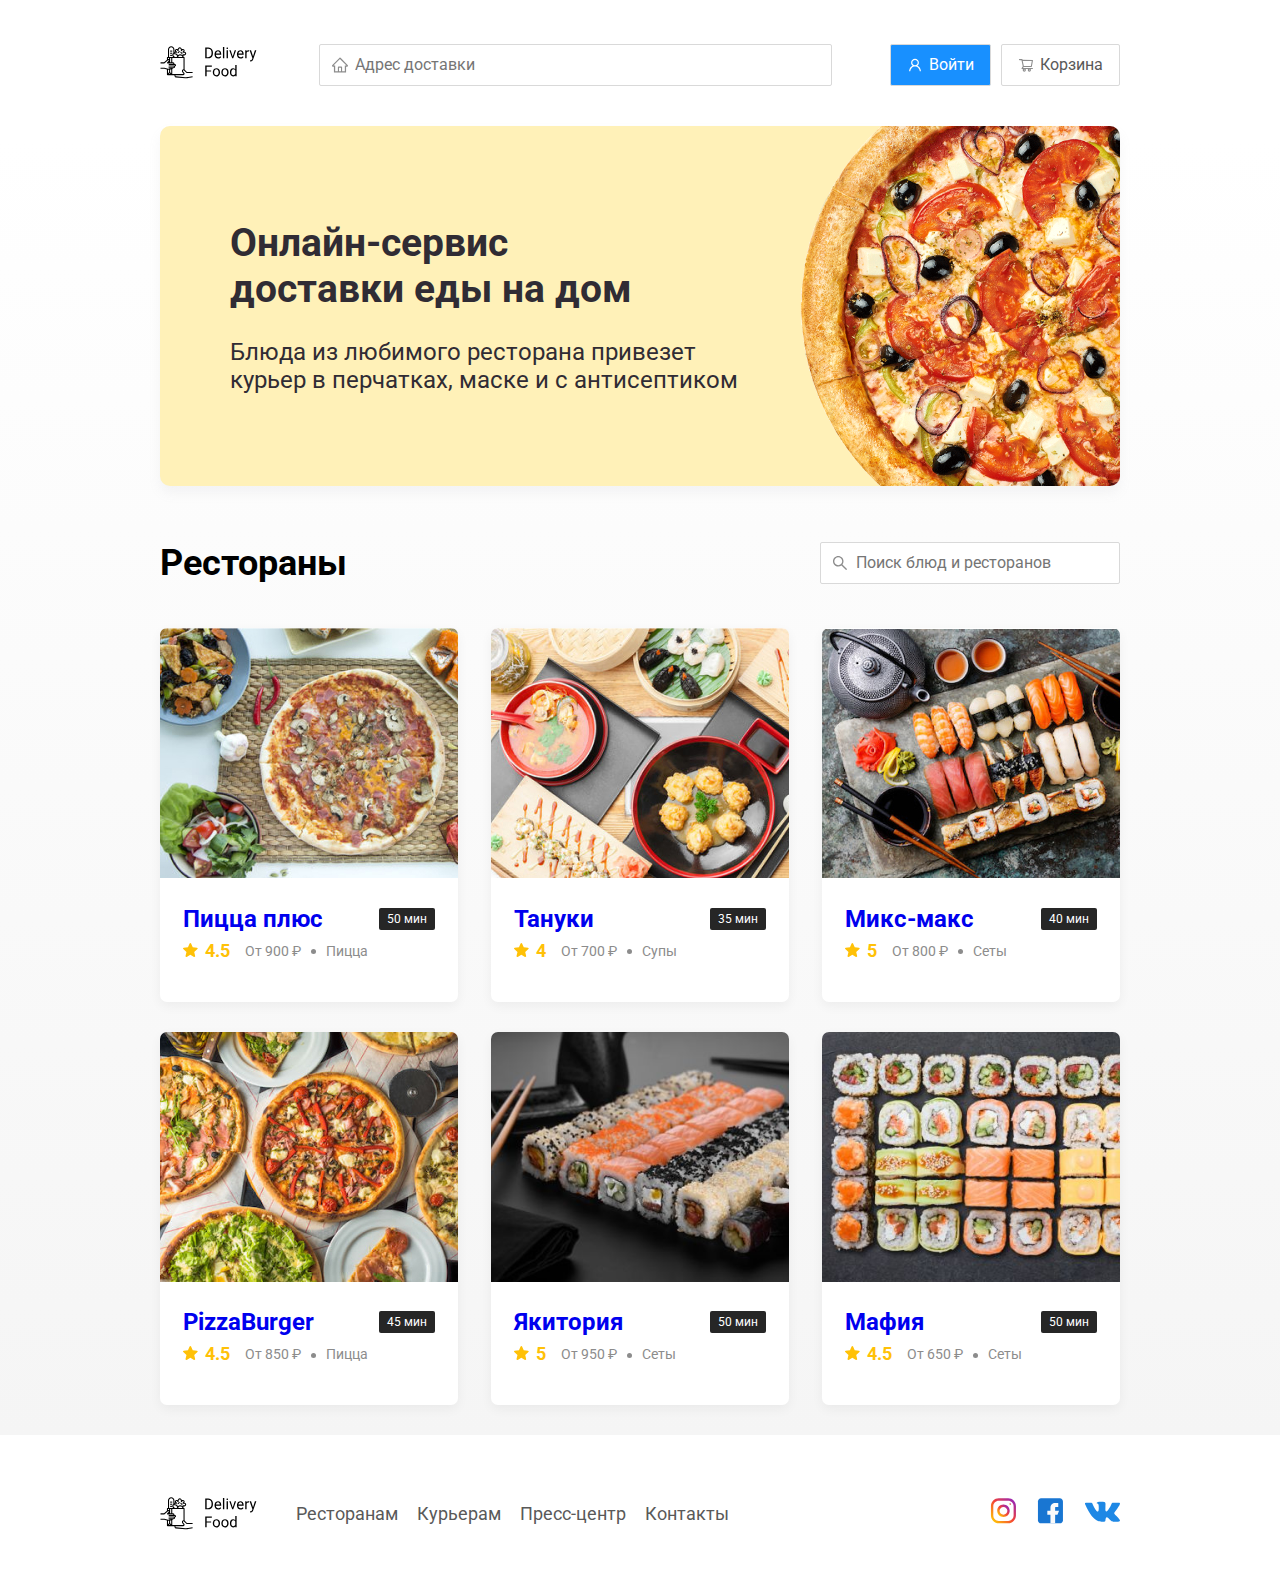
<file: index.html>
<!DOCTYPE html>
<html lang="ru">
  <head>
    <meta charset="UTF-8" />
    <meta name="viewport" content="width=device-width, initial-scale=1.0" />
    <title>Delivery Food - доставка еды</title>
    <link
      href="https://fonts.googleapis.com/css?family=Roboto:400,700&display=swap&subset=cyrillic"
      rel="stylesheet"
    />
    <link rel="stylesheet" href="css/normalize.css" />
    <link rel="stylesheet" href="css/style.css" />
  </head>
  <body>
    <div class="container">
      <!-- Шапка сайта -->
      <header class="header">
        <!-- Логотип -->
        <a href="index.html" class="logo"
          ><img src="img/logo.svg" alt="logo"
        /></a>

        <!-- Поле поиска/адреса -->
        <input
          type="text"
          class="input input-address"
          placeholder="Адрес доставки"
        />
        <div class="buttons">
          <button class="button button-primary">
            <img src="img/user.svg" alt="user" class="button-icon" />
            <span class="button-text">Войти</span>
          </button>
          <button class="button">
            <img
              src="img/shopping-cart.svg"
              alt="shopping cart"
              class="button-icon"
            />
            <span class="button-text">Корзина</span>
          </button>
        </div>
      </header>
    </div>
    <!-- /.container -->
    <main class="main">
      <div class="container">
        <section class="promo">
          <h1 class="promo-title">
            Онлайн-сервис <br />
            доставки еды на дом
          </h1>
          <p class="promo-text">
            Блюда из любимого ресторана привезет курьер в перчатках, маске и с
            антисептиком
          </p>
        </section>
        <section class="restourant">
          <div class="section-heading">
            <h2 class="section-title">Рестораны</h2>
            <input
              type="text"
              class="input input-search"
              placeholder="Поиск блюд и ресторанов"
            />
          </div>
          <div class="cards">
            <a href="restaurant.html" class="card">
              <img src="img/image.jpg" alt="image" class="card-image" />
              <div class="card-text">
                <div class="card-heading">
                  <h3 class="card-title">Пицца плюс</h3>
                  <span class="card-tag tag">50 мин</span>
                </div>
                <!-- /.card-heading -->
                <div class="card-info">
                  <div class="rating">
                    <img
                      src="img/rating.svg"
                      alt="rating"
                      class="rating-star"
                    />4.5
                  </div>
                  <div class="price">От 900 ₽</div>
                  <div class="category">Пицца</div>
                </div>
                <!-- /.card-info -->
              </div>
              <!-- /.card-text -->
            </a>
            <!-- /.card -->
            <a href="restaurant.html" class="card">
              <img src="img/image2.jpg" alt="image" class="card-image" />
              <div class="card-text">
                <div class="card-heading">
                  <h3 class="card-title">Тануки</h3>
                  <span class="card-tag tag">35 мин</span>
                </div>
                <!-- /.card-heading -->
                <div class="card-info">
                  <div class="rating">
                    <img
                      src="img/rating.svg"
                      alt="rating"
                      class="rating-star"
                    />4
                  </div>
                  <div class="price">От 700 ₽</div>
                  <div class="category">Супы</div>
                </div>
                <!-- /.card-info -->
              </div>
              <!-- /.card-text -->
            </a>
            <!-- /.card -->
            <a href="restaurant.html" class="card">
              <img src="img/image3.jpg" alt="image" class="card-image" />
              <div class="card-text">
                <div class="card-heading">
                  <h3 class="card-title">Микс-макс</h3>
                  <span class="card-tag tag">40 мин</span>
                </div>
                <!-- /.card-heading -->
                <div class="card-info">
                  <div class="rating">
                    <img
                      src="img/rating.svg"
                      alt="rating"
                      class="rating-star"
                    />5
                  </div>
                  <div class="price">От 800 ₽</div>
                  <div class="category">Сеты</div>
                </div>
                <!-- /.card-info -->
              </div>
              <!-- /.card-text -->
            </a>
            <!-- /.card -->
            <a href="restaurant.html" class="card">
              <img src="img/image4.jpg" alt="image" class="card-image" />
              <div class="card-text">
                <div class="card-heading">
                  <h3 class="card-title">PizzaBurger</h3>
                  <span class="card-tag tag">45 мин</span>
                </div>
                <!-- /.card-heading -->
                <div class="card-info">
                  <div class="rating">
                    <img
                      src="img/rating.svg"
                      alt="rating"
                      class="rating-star"
                    />4.5
                  </div>
                  <div class="price">От 850 ₽</div>
                  <div class="category">Пицца</div>
                </div>
                <!-- /.card-info -->
              </div>
              <!-- /.card-text -->
            </a>
            <!-- /.card -->
            <a href="restaurant.html" class="card">
              <img src="img/image5.jpeg" alt="image" class="card-image" />
              <div class="card-text">
                <div class="card-heading">
                  <h3 class="card-title">Якитория</h3>
                  <span class="card-tag tag">50 мин</span>
                </div>
                <!-- /.card-heading -->
                <div class="card-info">
                  <div class="rating">
                    <img
                      src="img/rating.svg"
                      alt="rating"
                      class="rating-star"
                    />5
                  </div>
                  <div class="price">От 950 ₽</div>
                  <div class="category">Сеты</div>
                </div>
                <!-- /.card-info -->
              </div>
              <!-- /.card-text -->
            </a>
            <!-- /.card -->
            <a href="restaurant.html" class="card">
              <img src="img/image6.jpeg" alt="image" class="card-image" />
              <div class="card-text">
                <div class="card-heading">
                  <h3 class="card-title">Мафия</h3>
                  <span class="card-tag tag">50 мин</span>
                </div>
                <!-- /.card-heading -->
                <div class="card-info">
                  <div class="rating">
                    <img
                      src="img/rating.svg"
                      alt="rating"
                      class="rating-star"
                    />4.5
                  </div>
                  <div class="price">От 650 ₽</div>
                  <div class="category">Сеты</div>
                </div>
                <!-- /.card-info -->
              </div>
              <!-- /.card-text -->
            </a>
            <!-- /.card -->
          </div>
          <!-- /.cards -->
        </section>
      </div>
      <!-- /.container -->
    </main>
    <footer class="footer">
      <div class="container">
        <div class="footer-block">
          <img src="img/logo.svg" alt="logo" class="logo footer-logo" />
          <nav class="footer-nav">
            <a href="#" class="footer-link">Ресторанам</a>
            <a href="#" class="footer-link">Курьерам</a>
            <a href="#" class="footer-link">Пресс-центр</a>
            <a href="#" class="footer-link">Контакты</a>
          </nav>
          <div class="social-links">
            <a href="#" class="social-link"
              ><img src="img/instagram.svg" alt="instagram"
            /></a>
            <a href="#" class="social-link"
              ><img src="img/fb.svg" alt="facebook"
            /></a>
            <a href="#" class="social-link"
              ><img src="img/vk.svg" alt="vk"
            /></a>
          </div>
          <!-- /.social-link -->
        </div>
      </div>
    </footer>
  </body>
</html>
</file>
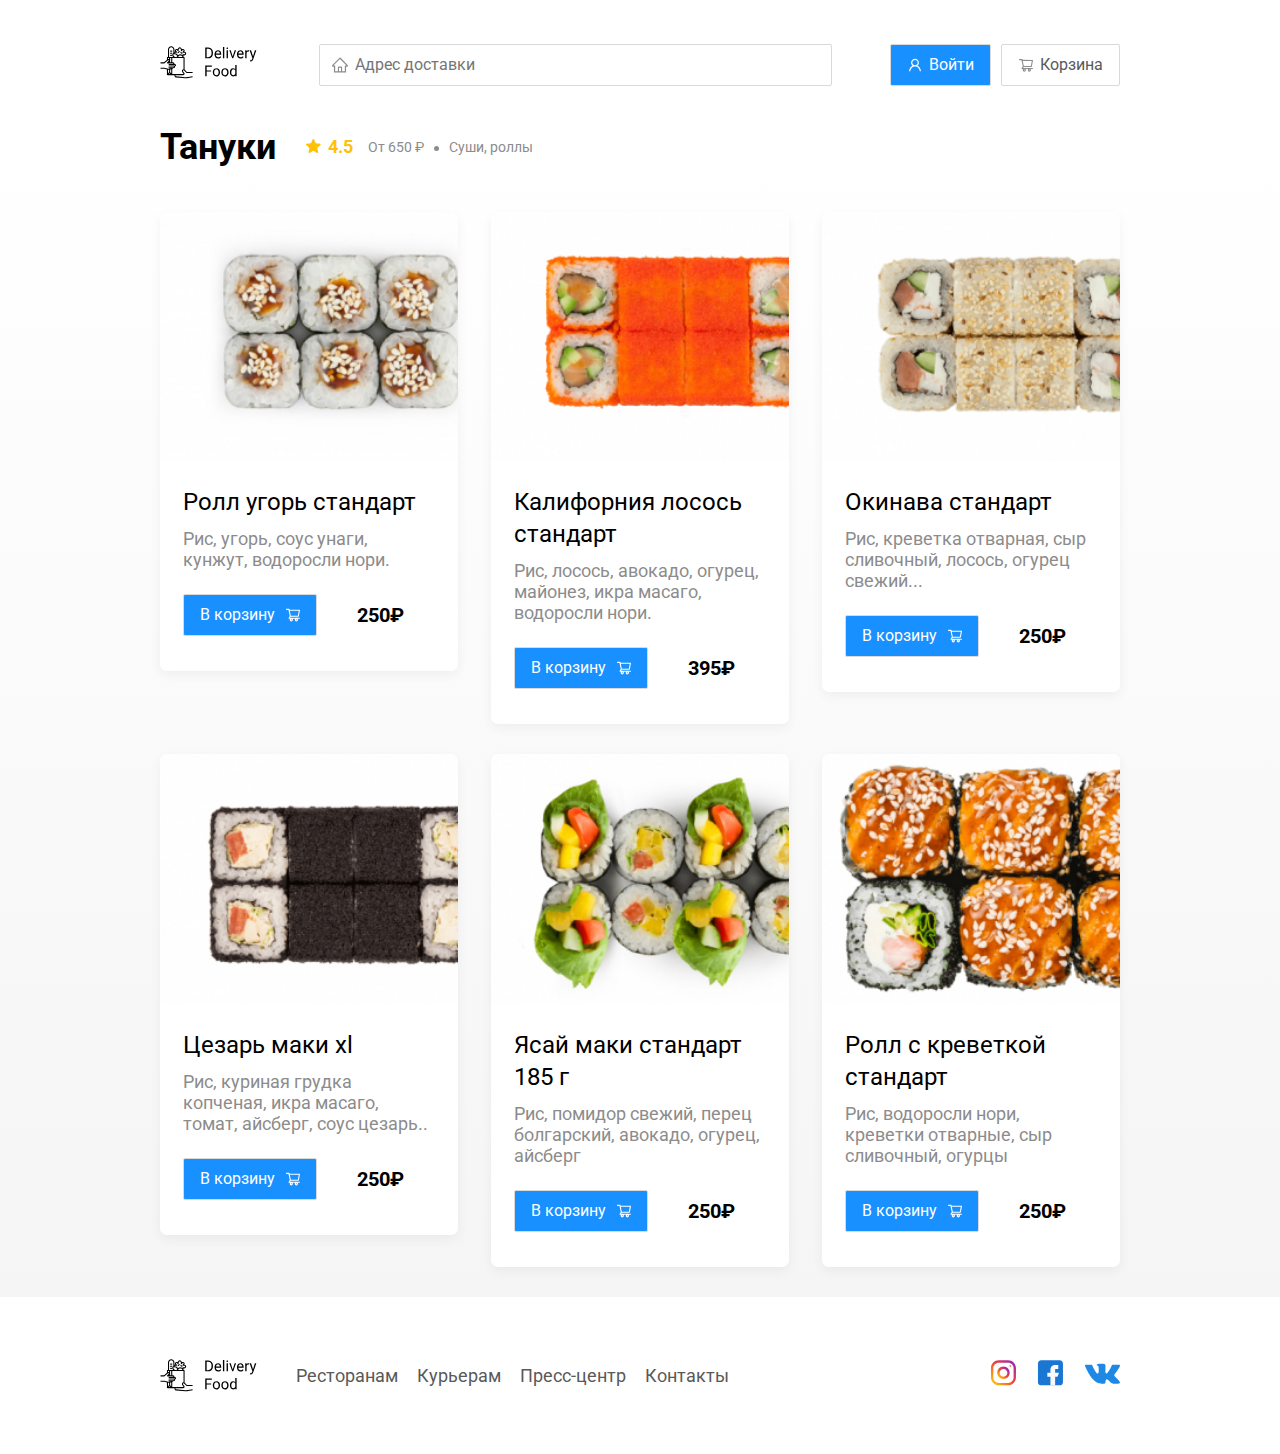
<file: restaurant.html>
<!DOCTYPE html>
<html lang="ru">
  <head>
    <meta charset="UTF-8" />
    <meta name="viewport" content="width=device-width, initial-scale=1.0" />
    <title>Тануки - доставка еды</title>
    <link
      href="https://fonts.googleapis.com/css?family=Roboto:400,700&display=swap&subset=cyrillic"
      rel="stylesheet"
    />
    <link rel="stylesheet" href="css/normalize.css" />
    <link rel="stylesheet" href="css/animate.css" />
    <link rel="stylesheet" href="css/style.css" />
  </head>
  <body>
    <div class="container">
      <!-- Шапка сайта -->
      <header class="header">
        <!-- Логотип -->
        <a href="index.html" class="logo"
          ><img src="img/logo.svg" alt="logo"
        /></a>
        <!-- Поле поиска/адреса -->
        <input
          type="text"
          class="input input-address"
          placeholder="Адрес доставки"
        />
        <div class="buttons">
          <button class="button button-primary">
            <img src="img/user.svg" alt="user" class="button-icon" />
            <span class="button-text">Войти</span>
          </button>
          <button class="button" id="card-button">
            <img
              src="img/shopping-cart.svg"
              alt="shopping cart"
              class="button-icon"
            />
            <span class="button-text">Корзина</span>
          </button>
        </div>
      </header>
    </div>
    <!-- /.container -->
    <main class="main">
      <div class="container">
        <section class="restourant">
          <div class="section-heading">
            <h2 class="section-title">Тануки</h2>
            <div class="card-info">
              <div class="rating">
                <img src="img/rating.svg" alt="rating" class="rating-star" />4.5
              </div>
              <div class="price">От 650 ₽</div>
              <div class="category">Суши, роллы</div>
            </div>
            <!-- /.card-info -->
          </div>
          <div class="cards">
            <div class="card wow fadeInUp" data-wow-delay="0.2s">
              <img src="img/sushi1.jpg" alt="image" class="card-image" />
              <div class="card-text">
                <div class="card-heading">
                  <h3 class="card-title card-title-reg">Ролл угорь стандарт</h3>
                </div>
                <!-- /.card-heading -->
                <div class="card-info">
                  <div class="ingredients">
                    Рис, угорь, соус унаги, кунжут, водоросли нори.
                  </div>
                </div>
                <!-- /.card-info -->
                <div class="card-buttons">
                  <button class="button button-primary">
                    <span class="button-card-text">В корзину</span>
                    <img
                      src="img/shopping-card-white.svg"
                      alt="shopping-cart"
                      class="card-button-image"
                    />
                  </button>
                  <strong class="card-price-bold">250₽</strong>
                </div>
              </div>
              <!-- /.card-text -->
            </div>
            <!-- /.card -->
            <div class="card wow fadeInUp" data-wow-delay="0.4s">
              <img src="img/sushi2.jpg" alt="image" class="card-image" />
              <div class="card-text">
                <div class="card-heading">
                  <h3 class="card-title card-title-reg">
                    Калифорния лосось стандарт
                  </h3>
                </div>
                <!-- /.card-heading -->
                <div class="card-info">
                  <div class="ingredients">
                    Рис, лосось, авокадо, огурец, майонез, икра масаго,
                    водоросли нори.
                  </div>
                </div>
                <!-- /.card-info -->
                <div class="card-buttons">
                  <button class="button button-primary">
                    <span class="button-card-text">В корзину</span>
                    <img
                      src="img/shopping-card-white.svg"
                      alt="shopping-cart"
                      class="card-button-image"
                    />
                  </button>
                  <strong class="card-price-bold">395₽</strong>
                </div>
              </div>
              <!-- /.card-text -->
            </div>
            <!-- /.card -->
            <div class="card wow fadeInUp" data-wow-delay="0.6s">
              <img src="img/sushi3.jpg" alt="image" class="card-image" />
              <div class="card-text">
                <div class="card-heading">
                  <h3 class="card-title card-title-reg">Окинава стандарт</h3>
                </div>
                <!-- /.card-heading -->
                <div class="card-info">
                  <div class="ingredients">
                    Рис, креветка отварная, сыр сливочный, лосось, огурец
                    свежий...
                  </div>
                </div>
                <!-- /.card-info -->
                <div class="card-buttons">
                  <button class="button button-primary">
                    <span class="button-card-text">В корзину</span>
                    <img
                      src="img/shopping-card-white.svg"
                      alt="shopping-cart"
                      class="card-button-image"
                    />
                  </button>
                  <strong class="card-price-bold">250₽</strong>
                </div>
              </div>
              <!-- /.card-text -->
            </div>
            <!-- /.card -->
            <div class="card wow fadeInUp" data-wow-delay="0.2s">
              <img src="img/sushi4.jpg" alt="image" class="card-image" />
              <div class="card-text">
                <div class="card-heading">
                  <h3 class="card-title card-title-reg">Цезарь маки хl</h3>
                </div>
                <!-- /.card-heading -->
                <div class="card-info">
                  <div class="ingredients">
                    Рис, куриная грудка копченая, икра масаго, томат, айсберг,
                    соус цезарь..
                  </div>
                </div>
                <!-- /.card-info -->
                <div class="card-buttons">
                  <button class="button button-primary">
                    <span class="button-card-text">В корзину</span>
                    <img
                      src="img/shopping-card-white.svg"
                      alt="shopping-cart"
                      class="card-button-image"
                    />
                  </button>
                  <strong class="card-price-bold">250₽</strong>
                </div>
              </div>
              <!-- /.card-text -->
            </div>
            <!-- /.card -->
            <div class="card wow fadeInUp" data-wow-delay="0.4s">
              <img src="img/sushi5.jpg" alt="image" class="card-image" />
              <div class="card-text">
                <div class="card-heading">
                  <h3 class="card-title card-title-reg">
                    Ясай маки стандарт 185 г
                  </h3>
                </div>
                <!-- /.card-heading -->
                <div class="card-info">
                  <div class="ingredients">
                    Рис, помидор свежий, перец болгарский, авокадо, огурец,
                    айсберг
                  </div>
                </div>
                <!-- /.card-info -->
                <div class="card-buttons">
                  <button class="button button-primary">
                    <span class="button-card-text">В корзину</span>
                    <img
                      src="img/shopping-card-white.svg"
                      alt="shopping-cart"
                      class="card-button-image"
                    />
                  </button>
                  <strong class="card-price-bold">250₽</strong>
                </div>
              </div>
              <!-- /.card-text -->
            </div>
            <!-- /.card -->
            <div class="card wow fadeInUp" data-wow-delay="0.6s">
              <img src="img/sushi6.jpg" alt="image" class="card-image" />
              <div class="card-text">
                <div class="card-heading">
                  <h3 class="card-title card-title-reg">
                    Ролл с креветкой стандарт
                  </h3>
                </div>
                <!-- /.card-heading -->
                <div class="card-info">
                  <div class="ingredients">
                    Рис, водоросли нори, креветки отварные, сыр сливочный,
                    огурцы
                  </div>
                </div>
                <!-- /.card-info -->
                <div class="card-buttons">
                  <button class="button button-primary">
                    <span class="button-card-text">В корзину</span>
                    <img
                      src="img/shopping-card-white.svg"
                      alt="shopping-cart"
                      class="card-button-image"
                    />
                  </button>
                  <strong class="card-price-bold">250₽</strong>
                </div>
              </div>
              <!-- /.card-text -->
            </div>
            <!-- /.card -->
          </div>
          <!-- /.cards -->
        </section>
      </div>
      <!-- /.container -->
    </main>
    <footer class="footer">
      <div class="container">
        <div class="footer-block">
          <img src="img/logo.svg" alt="logo" class="logo footer-logo" />
          <nav class="footer-nav">
            <a href="#" class="footer-link">Ресторанам</a>
            <a href="#" class="footer-link">Курьерам</a>
            <a href="#" class="footer-link">Пресс-центр</a>
            <a href="#" class="footer-link">Контакты</a>
          </nav>
          <div class="social-links">
            <a href="#" class="social-link"
              ><img src="img/instagram.svg" alt="instagram"
            /></a>
            <a href="#" class="social-link"
              ><img src="img/fb.svg" alt="facebook"
            /></a>
            <a href="#" class="social-link"
              ><img src="img/vk.svg" alt="vk"
            /></a>
          </div>
          <!-- /.social-link -->
        </div>
      </div>
    </footer>
    <div class="modal">
      <div class="modal-dialog">
        <div class="modal-header">
          <h3 class="modal-title">Корзина</h3>
          <button class="close">&times;</button>
        </div>
        <!-- /.modal-header -->
        <div class="modal-body">
          <div class="food-row">
            <span class="food-name">Ролл угорь стандарт</span>
            <strong class="food-price">250 ₽</strong>
            <div class="food-counter">
              <button class="counter-button">-</button>
              <span class="counter">1</span>
              <button class="counter-button">+</button>
            </div>
          </div>
          <!-- /.foods-row -->
          <div class="food-row">
            <span class="food-name">Ролл угорь стандарт</span>
            <strong class="food-price">250 ₽</strong>
            <div class="food-counter">
              <button class="counter-button">-</button>
              <span class="counter">1</span>
              <button class="counter-button">+</button>
            </div>
          </div>
          <!-- /.foods-row -->
          <div class="food-row">
            <span class="food-name">Ролл угорь стандарт</span>
            <strong class="food-price">250 ₽</strong>
            <div class="food-counter">
              <button class="counter-button">-</button>
              <span class="counter">1</span>
              <button class="counter-button">+</button>
            </div>
          </div>
          <!-- /.foods-row -->
          <div class="food-row">
            <span class="food-name">Ролл угорь стандарт</span>
            <strong class="food-price">250 ₽</strong>
            <div class="food-counter">
              <button class="counter-button">-</button>
              <span class="counter">1</span>
              <button class="counter-button">+</button>
            </div>
          </div>
          <!-- /.foods-row -->
          <div class="food-row">
            <span class="food-name">Ролл угорь стандарт</span>
            <strong class="food-price">250 ₽</strong>
            <div class="food-counter">
              <button class="counter-button">-</button>
              <span class="counter">1</span>
              <button class="counter-button">+</button>
            </div>
          </div>
          <!-- /.foods-row -->
        </div>
        <!-- /.modal-body -->
        <div class="modal-footer">
          <span class="modal-pricetag">1250 ₽</span>
          <div class="footer-buttons">
            <button class="button button-primary">Оформить заказ</button>
            <button class="button">Отмена</button>
          </div>
        </div>
        <!-- /.modal-footer -->
      </div>
      <!-- /.modal-dialog -->
    </div>
    <script src="js/wow.min.js"></script>
    <script src="js/main.js"></script>
  </body>
</html>
</file>
<file: css/style.css>
* {
  box-sizing: border-box;
}
body {
  font-family: "Roboto", sans-serif;
  padding-top: 44px;
}
.container {
  max-width: 1200px;
  margin: auto;
}
.header {
  display: flex;
  align-items: center;
  justify-content: space-between;

  margin-bottom: 40px;
}
.input {
  background: #ffffff;
  border: 1px solid #d9d9d9;
  border-radius: 2px;
  font-size: 16px;
  line-height: 24px;
  padding: 8px;
  background-repeat: no-repeat;
  background-position: left 11px center;
  padding-left: 35px;
}
.input-address {
  flex: 0.8;
  background-image: url(../img/home.svg);
}
.input-search {
  background-image: url(../img/search.svg);
  width: 300px;
  margin-left: auto;
}
.buttons {
  display: flex;
  align-items: center;
}
.button {
  display: flex;
  align-items: center;
  padding: 8px 16px;
  background: #ffffff;
  border: 1px solid #d9d9d9;
  box-sizing: border-box;
  box-shadow: 0px 0px 2px rgba(0, 0, 0, 0.0015);
  border-radius: 2px;
  color: #595959;
  font-size: 16px;
  line-height: 24px;
}
.button-primary {
  background: #1890ff;
  border: 1px solid 1890ff;
  color: #ffffff;
  margin-right: 10px;
}
.button-icon {
  margin-right: 6px;
}
.button-card-text {
  margin-right: 10px;
}
.promo {
  box-shadow: 0px 7px 12px rgba(158, 158, 163, 0.1);
  background: #fff1b8 url(../img/promo-image.png) no-repeat top -100px right -247px /924px;
  border-radius: 10px;
  padding: 68px 70px;
  margin-bottom: 56px;
}
.promo-title {
  font-style: normal;
  font-weight: bold;
  font-size: 39px;
  line-height: 46px;

  color: #302c34;
}
.promo-text {
  max-width: 538px;
  font-style: normal;
  font-weight: normal;
  font-size: 24px;
  line-height: 28px;

  color: #302c34;
}
.main {
  background: linear-gradient(
    180deg,
    rgba(245, 245, 245, 0) 1.04%,
    #f5f5f5 100%
  );
}
.section-heading {
  display: flex;
  align-items: center;

  margin-bottom: 44px;
}
.section-title {
  font-style: normal;
  font-weight: bold;
  font-size: 36px;
  line-height: 42px;
  margin: 0px;
  color: #000000;
  margin-right: 30px;
}
.cards {
  display: flex;
  flex-wrap: wrap;
  align-items: flex-start;
  justify-content: space-between;
}
.card {
  background: #ffffff;
  box-shadow: 0px 4px 12px rgba(0, 0, 0, 0.05);
  border-radius: 7px;
  overflow: hidden;
  margin-bottom: 30px;
  flex-basis: 31%;
  text-decoration: none;
}
.card-image {
  width: 384px;
  height: 250px;
  object-fit: cover;
}
.card-text {
  padding-top: 20px;
  padding-bottom: 35px;
  padding-left: 23px;
  padding-right: 23px;
}
.card-heading {
  display: flex;
  align-items: center;
  justify-content: space-between;
}
.card-title {
  margin: 0px;
  font-style: normal;
  font-weight: bold;
  font-size: 24px;
  line-height: 32px;
}
.card-title-reg {
  font-weight: 400;
}
.card-tag {
  color: #ffffff;
  font-style: normal;
  font-weight: normal;
  font-size: 12px;
  line-height: 20px;
  background: #262626;
  border-radius: 2px;
  padding: 1px 8px;
}
.card-info {
  display: flex;
  align-items: center;
  flex-wrap: wrap;
}
.card-buttons {
  display: flex;
  align-items: center;
  margin-top: 24px;
}
.card-price-bold {
  font-weight: bold;
  font-size: 20px;
  line-height: 32px;
  margin-left: 30px;
}
.rating {
  margin-right: 26px;
  color: #ffc107;
  font-weight: bold;
  font-size: 18px;
  line-height: 32px;
}
.price,
.category {
  color: #8c8c8c;
  font-size: 18px;
  line-height: 32px;
}
.price {
  margin-right: 10px;
}
.ingredients {
  margin-top: 10px;
  color: #8c8c8c;
  font-size: 18px;
  line-height: 21px;
}
.category {
  text-overflow: ellipsis;
  overflow: hidden;
  white-space: nowrap;
  max-width: 150px;
}
.price:after {
  content: "";
  width: 5px;
  height: 5px;
  background-color: #8c8c8c;
  display: inline-block;
  vertical-align: middle;
  border-radius: 50%;
  margin-left: 10px;
}
.rating-star {
  margin-right: 7px;
}
.footer {
  padding: 60px 0;
}
.footer-block {
  display: flex;
  align-items: center;
  justify-content: space-between;
}
.footer-nav {
  margin-left: 35px;
  margin-right: auto;
}
.footer-link {
  display: inline-block;
  color: #595959;
  text-decoration: none;
  font-style: normal;
  font-weight: normal;
  font-size: 18px;
  line-height: 21px;
}
.footer-link:not(:last-child) {
  margin-right: 15px;
}
.social-links {
  display: flex;
  align-items: center;
}
.social-link:not(:last-child) {
  margin-right: 21px;
}
.modal {
  position: fixed;
  left: 0;
  top: 0;
  width: 100%;
  height: 100%;
  background: rgba(0, 0, 0, 0.4);
  display: none;
}
.is-open {
  display: flex;
}
.modal-dialog {
  margin: auto;
  max-width: 780px;
  /* min-height: 552px; */
  width: 95%;
  background: #ffffff;
  border-radius: 5px;
  padding: 40px 45px;
}
.modal-header {
  display: flex;
  align-items: center;
  justify-content: space-between;
  margin-bottom: 45px;
}
.modal-title {
  margin: 0;
  font-weight: bold;
  font-size: 36px;
  line-height: 42px;
}
.close {
  font-size: 36px;
  border: none;
  background-color: transparent;
}
.modal-body {
  margin-bottom: 52px;
}
.food-row {
  display: flex;
  align-items: flex-start;
  justify-content: space-between;
  padding-bottom: 8px;
  border-bottom: 1px solid #d9d9d9;
  margin-bottom: 15px;
}
.food-name {
  font-weight: normal;
  font-size: 18px;
  line-height: 32px;
}
.food-price {
  margin-left: auto;
  margin-right: 47px;
  font-weight: bold;
  font-size: 20px;
  line-height: 32px;
}
.food-counter {
  display: flex;
  align-items: center;
}
.counter-button {
  display: flex;
  align-items: center;
  justify-content: center;
  width: 39px;
  height: 32px;
  background: #ffffff;
  border: 1px solid #40a9ff;
  box-sizing: border-box;
  border-radius: 2px;
  color: #40a9ff;
}
.counter {
  font-size: 16px;
  line-height: 24px;
  margin-left: 10px;
  margin-right: 10px;
}
.modal-footer {
  display: flex;
  align-items: center;
  justify-content: space-between;
}
.footer-buttons {
  display: flex;
  align-items: center;
}
.modal-pricetag {
  background: #262626;
  border-radius: 5px;
  color: #ffffff;
  padding: 15px 20px;
  font-size: 20px;
  line-height: 23px;
}
@media (max-width: 1366px) {
  .container {
    max-width: 960px;
  }
  .promo {
    background-position: center right -300px;
    background-size: 750px;
  }
  .rating {
    margin-right: 15px;
  }
  .category,
  .price {
    font-size: 14px;
  }
}
@media (max-width: 992px) {
  .container {
    max-width: 750px;
  }
  .promo {
    padding: 50px;
    background-size: 400px;
    background-position: center right -200px;
  }
  .promo-text {
    font-size: 18px;
    max-width: 400px;
  }
  .card {
    flex-basis: 49%;
  }
  .footer-link {
    font-size: 16px;
  }
}
@media (max-width: 768px) {
  .container {
    max-width: 560px;
  }
  .card-info {
    flex-wrap: wrap;
  }
  .card .rating {
    flex-basis: 100%;
  }
  .card-title {
    font-size: 18px;
  }
  .promo {
    background-size: 400px;
    background-position: bottom 50px right -200px;
  }
  .promo-title {
    font-size: 24px;
    line-height: 1.4;
  }
  .promo-text {
    margin-top: 0;
  }
}
@media (max-width: 578px) {
  .container {
    width: 90%;
  }
  .header {
    flex-wrap: wrap;
  }
  .input-address {
    margin-top: 15px;
    order: 5;
    flex: 1;
  }
  .promo {
    background-image: none;
  }
  .promo-title {
    margin-bottom: 10px;
  }
  .section-title {
    font-size: 20px;
  }
  .card {
    flex-basis: 100%;
  }
  .card-image {
    width: 100%;
  }
  .footer {
    padding: 30px 0;
  }
  .footer-block {
    align-items: flex-start;
  }
  .footer-nav {
    margin-left: 0;
    margin-right: 0;
    order: 0;
    display: flex;
    flex-direction: column;
  }
  .footer-logo {
    margin-right: 15px;
    order: 1;
  }
  .social-links {
    order: 2;
  }
}
@media (max-width: 480px) {
  .button-text {
    display: none;
  }
  .button {
    min-height: 40px;
  }
  .button-icon {
    margin: 0;
  }
  .promo {
    padding: 20px;
  }
  .section-heading {
    flex-wrap: wrap;
  }
  .footer-block {
    flex-wrap: wrap;
    flex-direction: column;
    align-items: center;
  }
  .footer-logo {
    order: 0;
    margin-bottom: 20px;
  }
  .footer-nav {
    margin-bottom: 20px;
    text-align: center;
  }
  .footer-link:not(:last-child) {
    margin-right: 0;
  }
}
</file>
